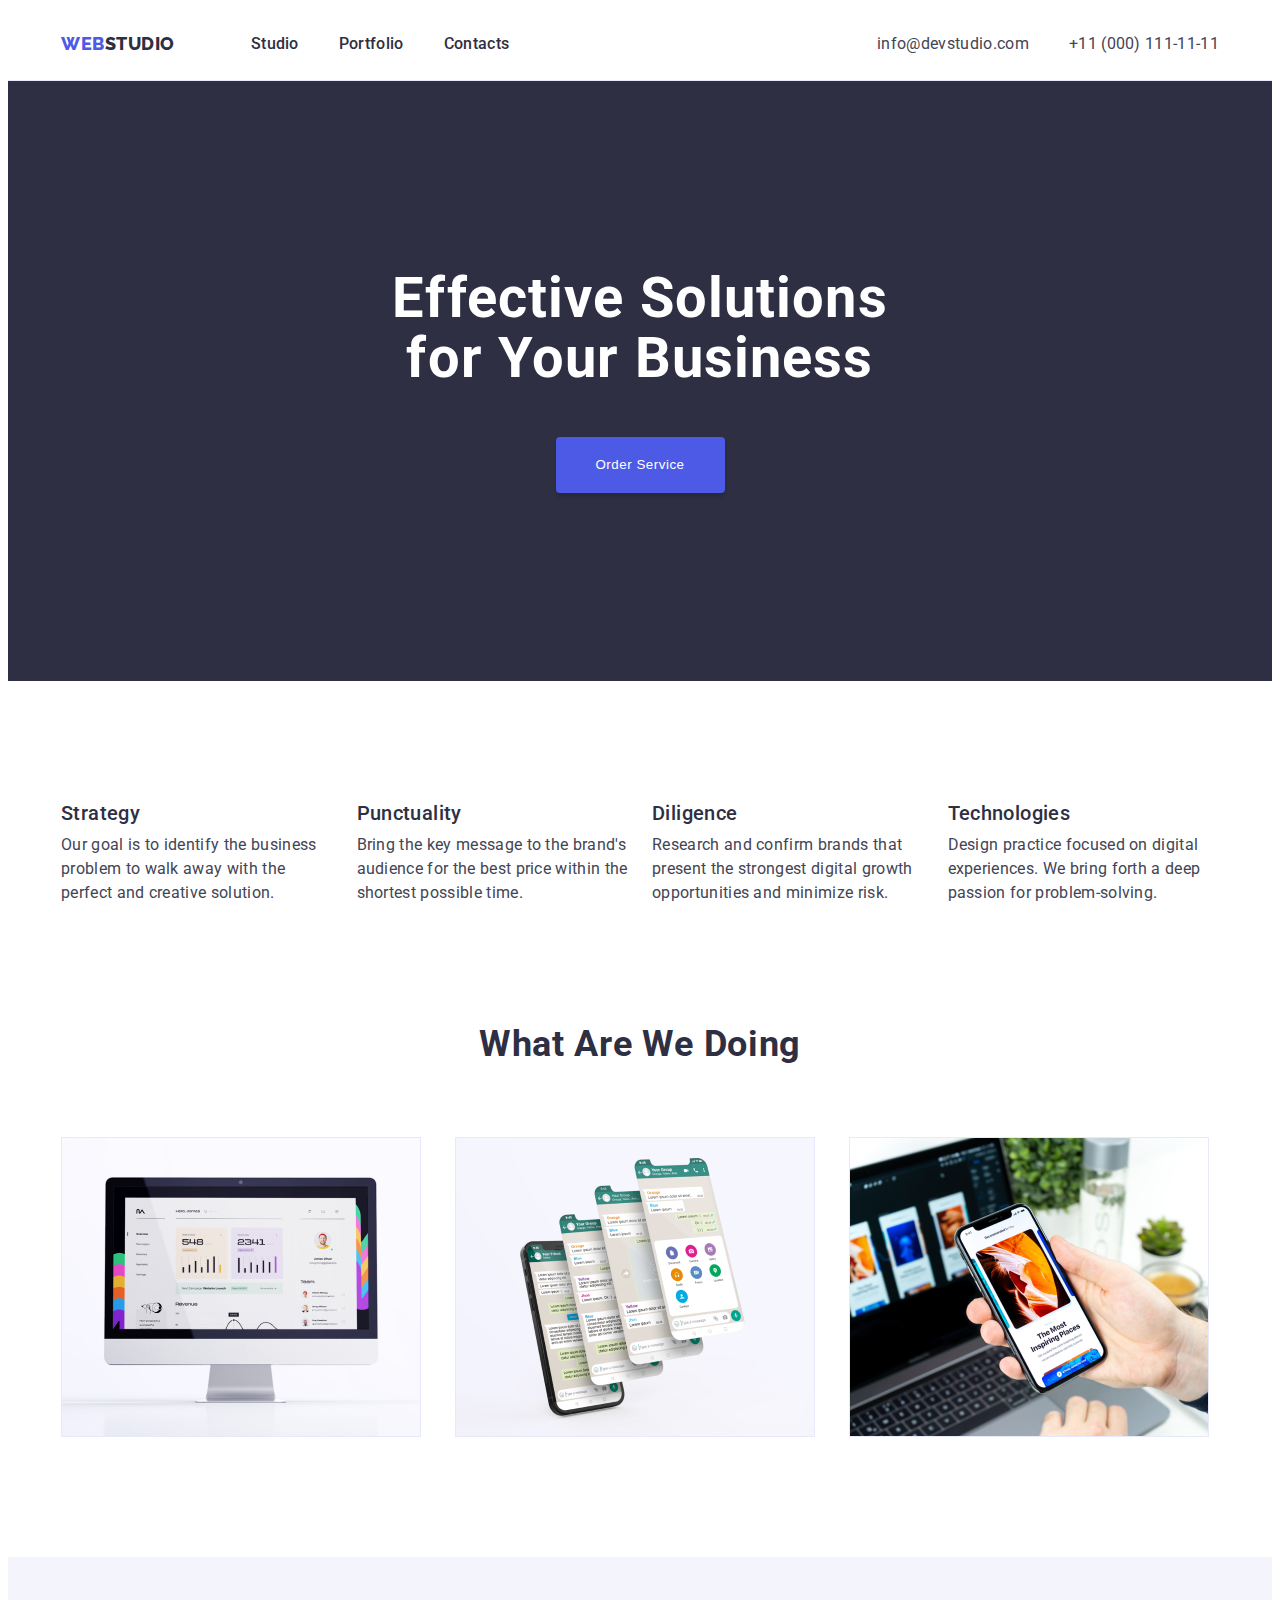
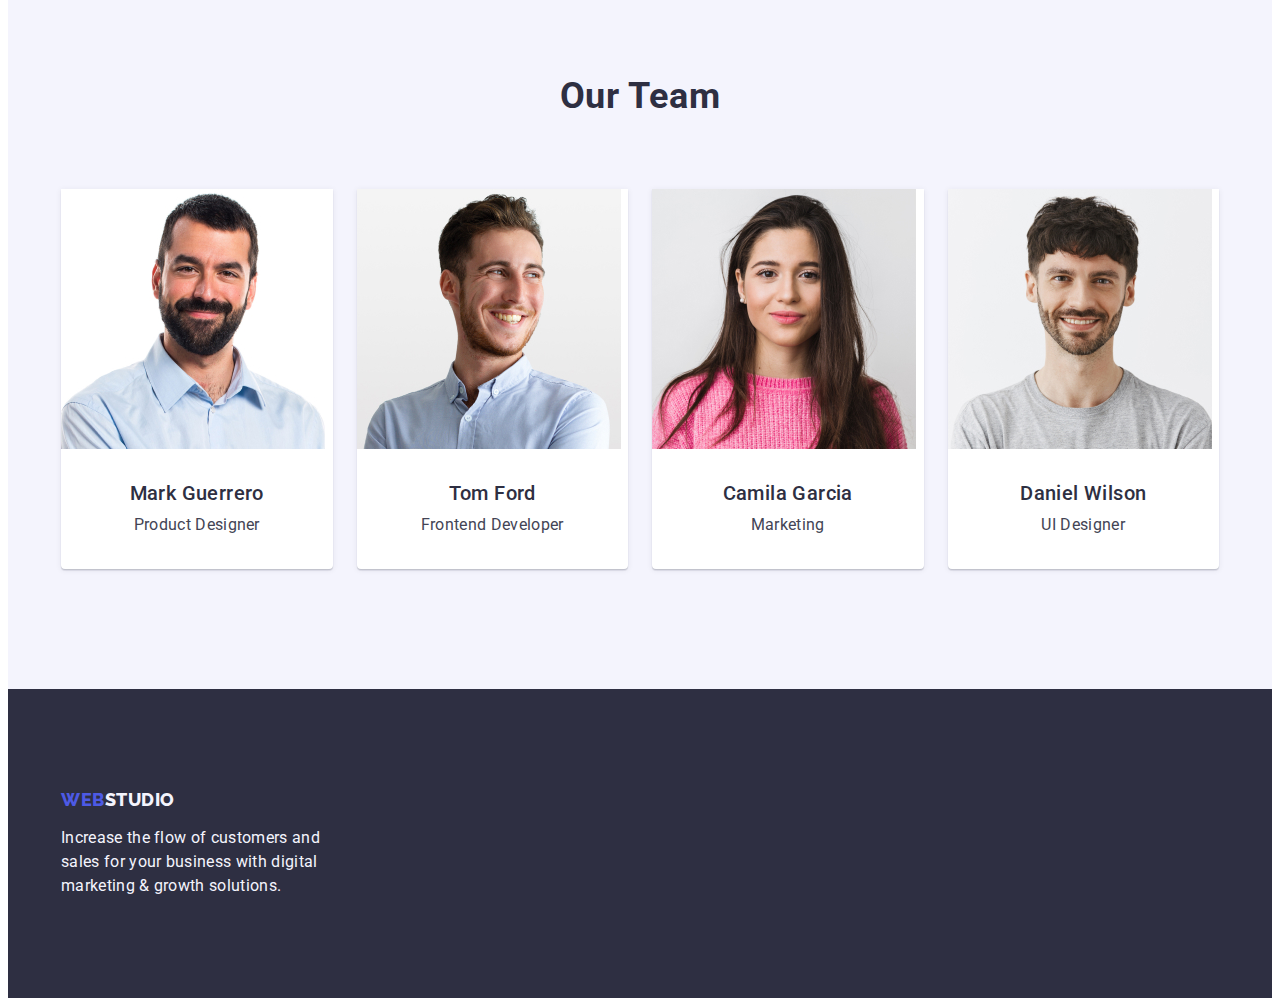
<file: index.html>
<!DOCTYPE html>
<html lang="en">
  <head>
    <meta charset="UTF-8" />
    <meta http-equiv="X-UA-Compatible" content="IE=edge" />
    <meta name="viewport" content="width=device-width, initial-scale=1.0" />
    <link rel="preconnect" href="https://fonts.googleapis.com" />
    <link rel="preconnect" href="https://fonts.gstatic.com" crossorigin />
    <link
      href="https://fonts.googleapis.com/css2?family=Raleway:wght@800&family=Roboto:wght@400;500;700;900&display=swap"
      rel="stylesheet"
    />
    <link
      rel="stylesheet"
      href="https://cdnjs.cloudflare.com/ajax/libs/modern-normalize/1.1.0/modern-normalize.min.css"
      integrity="sha512-wpPYUAdjBVSE4KJnH1VR1HeZfpl1ub8YT/NKx4PuQ5NmX2tKuGu6U/JRp5y+Y8XG2tV+wKQpNHVUX03MfMFn9Q=="
      crossorigin="anonymous"
      referrerpolicy="no-referrer"
    />

    <link rel="stylesheet" href="./css/styles.css" />
    <title>WebStudio</title>
  </head>
  <body>
    <!-- navigation on pages -->
    <header class="header-page ">
      <div class="header-container container">
      <nav class="header-navigation ">
        <a href="./index.html" class="logo link"
          >Web<span class="logo-header-light">Studio</span></a
        >
        <ul class="site-menu header-container list">
          <li class="site-menu-item">
            <a class="site-menu-link link" href="./index.html">Studio</a>
          </li>
          <li class="site-menu-item">
            <a class="site-menu-link link" href="./portfolio.html">Portfolio</a>
          </li>
          <li class="site-menu-item">
            <a class="site-menu-link link" href="./contacts.html">Contacts</a>
          </li>
        </ul>
      </nav>
      <address class="contact">
        <ul class="contact-list list">
          <li class="contact-item">
            <a class="contact-link link" href="mailto:info@devstudio.com">info@devstudio.com</a>
          </li>
          <li class="contact-item">
            <a class="contact-link link" href="tel:+110001111111">+11 (000) 111-11-11</a>
          </li>
        </ul>
      </address>
    </div>
    </header>
    <!-- Main section -->
    <main>
      <!-- section-one -->
      <section class="hero">
        <div class="container">
          <h1 class="hero-title title">Effective Solutions for Your Business</h1>
          <button class="modal-open-button" type="button">Order Service</button>
        </div>
      </section>
      <!-- section-two -->
      <section class="our-goal-sec">
        <div class="container">
          <h2 class="visually-hidden">Our goal</h2>
          <ul class="our-goal-list list">
            <li class="our-goal-item">
              <h3 class="our-goal-title">Strategy</h3>
              <p class="our-goal-dscr">
                Our goal is to identify the business problem to walk away with the perfect and
                creative solution.
              </p>
            </li>
            <li class="our-goal-item">
              <h3 class="our-goal-title">Punctuality</h3>
              <p class="our-goal-dscr">
                Bring the key message to the brand's audience for the best price within the shortest
                possible time.
              </p>
            </li>

            <li class="our-goal-item">
              <h3 class="our-goal-title">Diligence</h3>
              <p class="our-goal-dscr">
                Research and confirm brands that present the strongest digital growth opportunities
                and minimize risk.
              </p>
            </li>
            <li class="our-goal-item">
              <h3 class="our-goal-title">Technologies</h3>
              <p class="our-goal-dscr">
                Design practice focused on digital experiences. We bring forth a deep passion for
                problem-solving.
              </p>
            </li>
          </ul>
        </div>
      </section>

      <!-- What are we doing -->
      <section class="we-doing">
        <div class="container">
          <h2 class="we-doing-title">What are we doing</h2>
          <ul class="we-doing-list list">
            <li class="we-doing-item">
              <img src="./images/imac.jpg" alt="desctop" width="360" height="300" />
            </li>
            <li class="we-doing-item">
              <img src="./images/iphone.jpg" alt="phone" width="360" height="300" />
            </li>
            <li class="we-doing-item">
              <img src="./images/inhand.jpg" alt="phone_in_hand" width="360" height="300" />
            </li>
          </ul>
        </div>
      </section>
      <!-- Our team -->
      <section class="our-team">
        <div class="container">
          <h2 class="our-team-title">Our Team</h2>
          <ul class="our-team-list list">
            <li class="our-team-item">
              <img src="./images/mark.jpg" alt="man_mark" width="264" height="260" />
              <div class="our-team-container">
                <h3 class="our-team-members">Mark Guerrero</h3>
                <p class="our-team-desc">Product Designer</p>
              </div>
            </li>

            <li class="our-team-item">
              <img src="./images/ford.jpg" alt="man_tom" width="264" height="260" />
              <div class="our-team-container">
                <h3 class="our-team-members">Tom Ford</h3>
                <p class="our-team-desc">Frontend Developer</p>
              </div>
            </li>

            <li class="our-team-item">
              <img src="./images/camila.jpg" alt="woman_camila" width="264" height="260" />
              <div class="our-team-container">
                <h3 class="our-team-members">Camila Garcia</h3>
                <p class="our-team-desc">Marketing</p>
              </div>
            </li>

            <li class="our-team-item">
              <img src="./images/wilson.jpg" alt="man_daniel" width="264" height="260" />
              <div class="our-team-container">
                <h3 class="our-team-members">Daniel Wilson</h3>
                <p class="our-team-desc">UI Designer</p>
              </div>
            </li>
          </ul>
        </div>
      </section>
    </main>
    <!-- Footer -->
    <footer class="footer">
      <div class="container">
      <a class="footer-link logo link" href="./index.html" >Web<span class="logo-footer-dark">Studio</span></a>
      <p class="footer-dscr">
        Increase the flow of customers and sales for your business with digital marketing & growth
        solutions.
      </p>
    </div>
    </footer>
  </body>
</html>
</file>
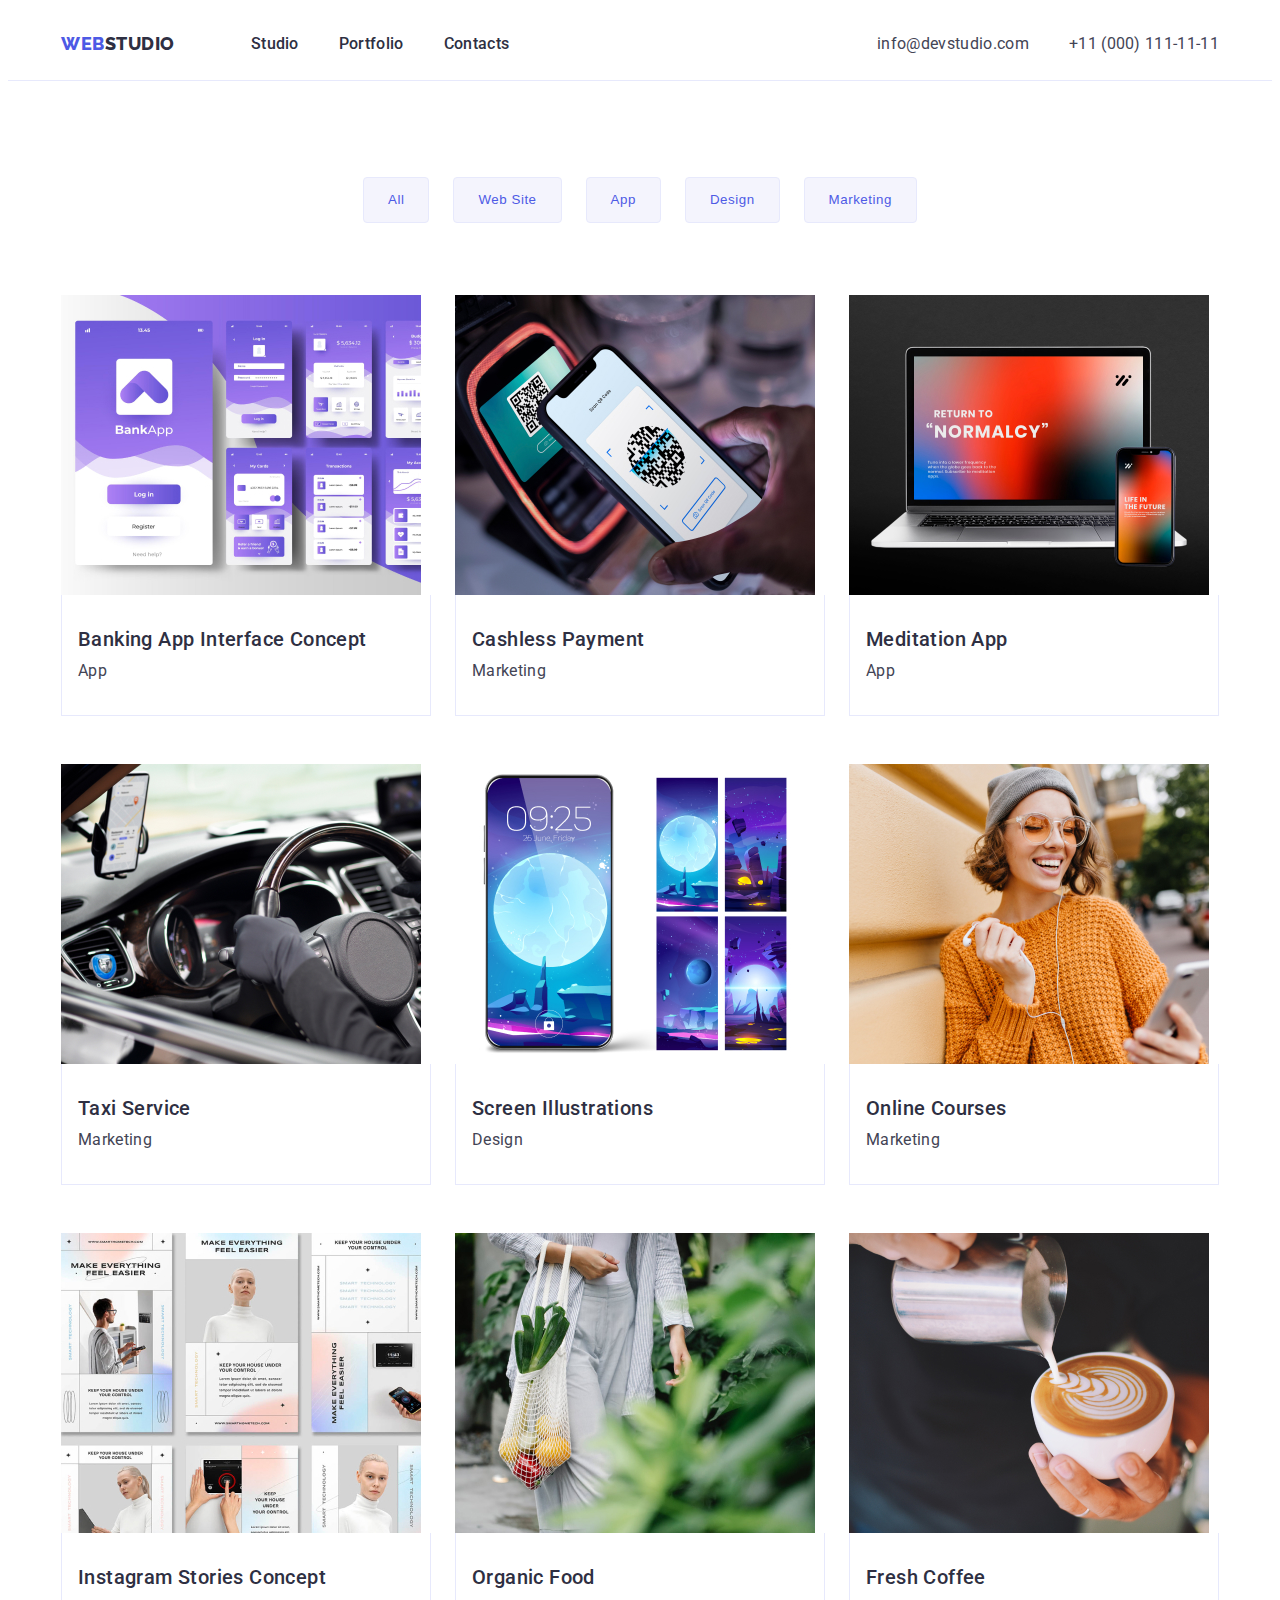
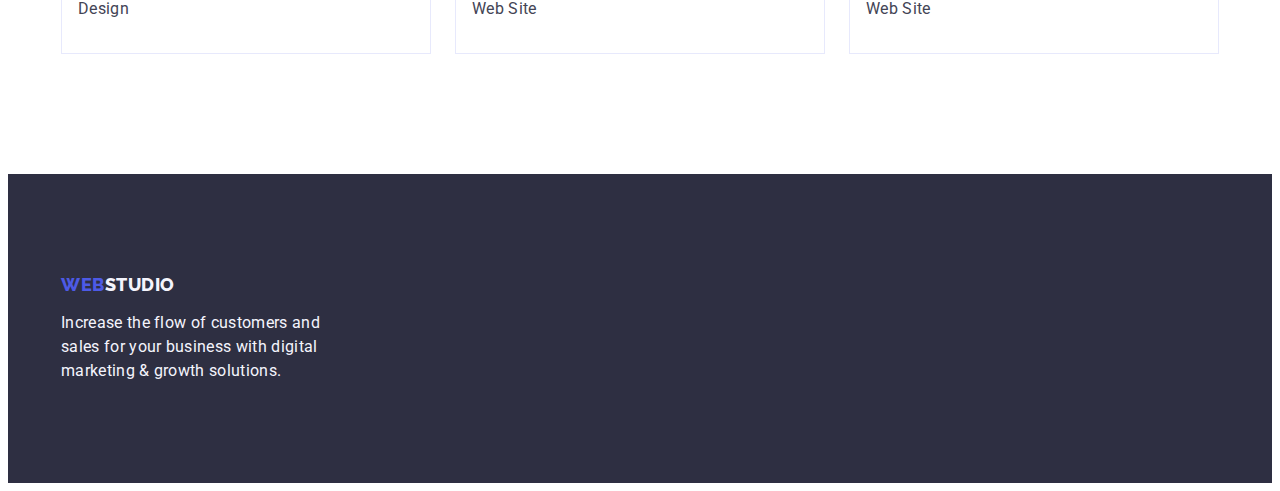
<file: portfolio.html>
<!DOCTYPE html>
<html lang="en">
  <head>
    <meta charset="UTF-8" />
    <meta http-equiv="X-UA-Compatible" content="IE=edge" />
    <meta name="viewport" content="width=device-width, initial-scale=1.0" />
    <link rel="preconnect" href="https://fonts.googleapis.com" />
    <link rel="preconnect" href="https://fonts.gstatic.com" crossorigin />
    <link
      href="https://fonts.googleapis.com/css2?family=Raleway:wght@800&family=Roboto:wght@400;500;700;900&display=swap"
      rel="stylesheet"
    />
    <link rel="stylesheet" href="https://cdnjs.cloudflare.com/ajax/libs/modern-normalize/1.1.0/modern-normalize.min.css" integrity="sha512-wpPYUAdjBVSE4KJnH1VR1HeZfpl1ub8YT/NKx4PuQ5NmX2tKuGu6U/JRp5y+Y8XG2tV+wKQpNHVUX03MfMFn9Q==" crossorigin="anonymous" referrerpolicy="no-referrer" />
    
    <link rel="stylesheet" href="./css/styles.css" />
    <title>WebStudio</title>
  </head>
  <body>
    <!-- navigation on pages -->
    <header class="header-page ">
      <div class="header-container container">
      <nav class="header-navigation ">
        <a href="./index.html" class="logo link"
          >Web<span class="logo-header-light">Studio</span></a
        >
        <ul class="site-menu header-container list">
          <li class="site-menu-item">
            <a class="site-menu-link link" href="./index.html">Studio</a>
          </li>
          <li class="site-menu-item">
            <a class="site-menu-link link" href="./portfolio.html">Portfolio</a>
          </li>
          <li class="site-menu-item">
            <a class="site-menu-link link" href="./contacts.html">Contacts</a>
          </li>
        </ul>
      </nav>
      <address class="contact">
        <ul class="contact-list list">
          <li class="contact-item">
            <a class="contact-link link" href="mailto:info@devstudio.com">info@devstudio.com</a>
          </li>
          <li class="contact-item">
            <a class="contact-link link" href="tel:+110001111111">+11 (000) 111-11-11</a>
          </li>
        </ul>
      </address>
    </div>
    </header>
    <!-- Main menu -->
    <main>
      <section class="main-section">
        <div class="container">
        <h1 class="main-section-filter filter-menu" hidden>Filter Buttons</h1>
        <ul class="filter-btn-list list">
          <li class="filter-btn-item">
            <button class="filter-but button" type="button">All</button>
          </li>
          <li class="filter-btn-item">
            <button class="filter-but button" type="button">Web Site</button>
          </li>
          <li class="filter-btn-item">
            <button class="filter-but button" type="button">App</button>
          </li>
          <li class="filter-btn-item">
            <button class="filter-but button" type="button">Design</button>
          </li>
          <li class="filter-btn-item">
            <button class="filter-but button" type="button">Marketing</button>
          </li>
        </ul>

        <ul class="portfolio-list list">
          <li class="portfolio-item">
            <a class="portfolio-links link" href=""
              ><img
                src="./images/banking_app_interface_concept.jpg"
                alt="banking_app_interface_concept"
                width="360"
                height="300"/>
                 <div class="portfilio-container">
              <h2 class="portfolio-title">Banking App Interface Concept</h2>
              <p class="portfolio-dscr">App</p>
            </div>
            </a>
          </li>

          <li class="portfolio-item">
            <a class="portfolio-links link" href=""
              ><img
                src="./images/cashless_payment.jpg"
                alt="cashless_payment"
                width="360"
                height="300"
              /> <div class="portfilio-container">
              <h2 class="portfolio-title">Cashless Payment</h2>
              <p class="portfolio-dscr">Marketing</p></div></a
            >
          </li>

          <li class="portfolio-item">
            <a class="portfolio-links link" href=""
              ><img
                src="./images/meditaion_app.jpg"
                alt="Meditation App"
                width="360"
                height="300"
              /> <div class="portfilio-container">
              <h2 class="portfolio-title">Meditation App</h2>
              <p class="portfolio-dscr">App</p></div></a
            >
          </li>

          <!-- section thre -->

          <li class="portfolio-item">
            <a class="portfolio-links link" href=""
              ><img src="./images/taxi_service.jpg" alt="taxi_service" width="360" height="300" /> <div class="portfilio-container">
              <h2 class="portfolio-title">Taxi Service</h2>
              <p class="portfolio-dscr">Marketing</p></div></a
            >
          </li>

          <li class="portfolio-item">
            <a class="portfolio-links link" href=""
              ><img
                src="./images/screen_illustrations.jpg"
                alt="screen_illustrations"
                width="360"
                height="300"
              /> <div class="portfilio-container">
              <h2 class="portfolio-title">Screen Illustrations</h2>
              <p class="portfolio-dscr">Design</p></div></a
            >
          </li>

          <li class="portfolio-item">
            <a class="portfolio-links link" href=""
              ><img
                src="./images/online_courses.jpg"
                alt="online_courses"
                width="360"
                height="300"
              /> <div class="portfilio-container">

              <h2 class="portfolio-title">Online Courses</h2>
              <p class="portfolio-dscr">Marketing</p></div></a
            >
          </li>

          <li class="portfolio-item">
            <a class="portfolio-links link" href=""
              ><img
                src="./images/instagram_stories_concept.jpg"
                alt="instagram_stories_concept"
                width="360"
                height="300"
              />
<div class="portfilio-container">
              <h2 class="portfolio-title">Instagram Stories Concept</h2>
              <p class="portfolio-dscr">Design</p></div></a
            >
          </li>

          <li class="portfolio-item">
            <a class="portfolio-links link" href=""
              ><img src="./images/organic_food.jpg" alt="organic_food" width="360" height="300" /> <div class="portfilio-container">
              <h2 class="portfolio-title">Organic Food</h2>
              <p class="portfolio-dscr">Web Site</p></div></a
            >
          </li>

          <li class="portfolio-item">
            <a class="portfolio-links link" href=""
              ><img src="./images/fresh_coffee.jpg" alt="fresh_coffee" width="360" height="300" /> <div class="portfilio-container">

              <h2 class="portfolio-title">Fresh Coffee</h2>
              <p class="portfolio-dscr">Web Site</p></div></a
            >
          </li>
        </ul>
      </div>
      </section>
    </main>
    <!-- Footer -->
    <footer class="footer">
      <div class="container">
      <a href="./index.html" class="logo footer-link link">Web<span class="logo-footer-dark">Studio</span></a>
      <p class="footer-dscr">
        Increase the flow of customers and sales for your business with digital marketing & growth
        solutions.
      </p>
    </div>
    </footer>
  </body>
</html>
</file>
<file: css/styles.css>
body {
  font-family: 'Roboto', sans-serif;
  color: #434455;
  font-size: 16px;
  background-color: #ffffff;
}
/* defolts-settings */
.list {
  list-style: none;
}

.link {
  text-decoration: none;
}
button {
  cursor: pointer;
}

h1,
h2,
h3,
h4,
h5,
h6,
p {
  margin-top: 0;
  margin-bottom: 0;
}
ul,
li {
  margin-top: 0;
  margin-bottom: 0;
  padding-left: 0;
}
img {
  display: block;
}

/* colors */
:root {
  --background-dark: #2e2f42;
  --background-light: #f4f4fd;
  --background-white: #ffffff;
  --primary-btn: #4d5ae5;
  --pressed-btn: #404bbf;
  --title-color: #2e2f42;
  --descr-color: #434455;
}
/* header */

.container {
  width: 1158px;
  margin-left: auto;
  margin-right: auto;
  padding-left: 15px;
  padding-right: 15px;
}

.header-container {
  display: flex;
  align-items: center;
}

.header-page {
  border-bottom: 1px solid #e7e9fc;
}

.header-navigation {
  display: flex;
  align-items: center;
}

.site-menu {
  display: flex;
  gap: 40px;
}
.site-menu-item {
  padding: 24px 0;
}
.site-menu-link {
  padding: 24px 0 24px;
}

.contact-list {
  display: flex;
  gap: 40px;
}

.logo {
  margin-right: 76px;
  font-family: 'Raleway', sans-serif;
  font-weight: 800;
  font-size: 18px;
  line-height: 1.17;
  letter-spacing: 0.03em;
  text-transform: uppercase;
  color: #4d5ae5;
}
.logo-header-light {
  color: #2e2f42;
}

/* main-content */

.logo-footer-dark {
  color: #f4f4fd;
}
.site-menu-link {
  font-weight: 500;
  font-size: 16px;
  line-height: 1.5;
  letter-spacing: 0.02em;
  color: #2e2f42;
}

.site-menu-link:hover,
.site-menu-link:focus {
  color: var(--pressed-btn);
}
.menu-link:hover,
.menu-link:focus {
  color: var(--pressed-btn);
}

.button {
  background-color: var(--background-light);
}

.site-menu {
  font-weight: 500;
  font-size: 16px;
  line-height: 1.5;
  letter-spacing: 0.02em;
  color: var(--descr-color) #434455;
}

.site-menu-link {
  color: #2e2f42;
}

/* contacts */

.contact {
  margin-left: auto;
  font-style: normal;
  line-height: 1.5;
  letter-spacing: 0.02em;
}

.contact-link {
  color: #434455;
}

.contact-link:hover,
.contact-link:focus {
  color: var(--pressed-btn);
}
.contact:hover,
.contact:focus {
  color: var(--pressed-btn);
}

/* Main-content */

.hero {
  padding: 188px 0;
  background: #2e2f42;
}

.hero-title {
  margin-left: auto;
  margin-right: auto;
  max-width: 496px;
  margin-bottom: 48px;
  font-size: 56px;
  line-height: 1.07;
  text-align: center;
  letter-spacing: 0.02em;
  color: #ffffff;
}

/* modal */

.modal-open-button {
  display: block;
  margin-left: auto;
  margin-right: auto;
  border-radius: 4px;
  border: none;
  min-height: 56px;
  min-width: 169px;
  font-weight: 500;
  line-height: 1.5;
  letter-spacing: 0.04em;
  color: #ffffff;
  background-color: var(--primary-btn);
  box-shadow: 0px 4px 4px rgba(0, 0, 0, 0.15);
}

.modal-open-button:hover,
.modal-open-button:focus {
  background-color: #404bbf;
}

/* section-two_our-goal */

.our-goal-sec {
  padding: 120px 0;
}
.visually-hidden {
  position: absolute;
  height: 1px;
  width: 1px;
  overflow: hidden;
}
.our-goal-list {
  display: flex;
  gap: 24px;
}

.our-goal-item {
  width: calc((100% - 72px) / 4);
}

.our-goal-title {
  margin-bottom: 8px;
  font-weight: 500;
  font-size: 20px;
  line-height: 1.2;
  letter-spacing: 0.02em;
  color: #2e2f42;
}
.our-goal-dscr {
  font-size: 16px;
  line-height: 1.5;
  letter-spacing: 0.02em;
  color: #434455;
}
/* section-three_we-doing */

.we-doing {
  padding-bottom: 120px;
}

.we-doing-list {
  display: flex;
  gap: 24px;
}

.we-doing-item {
  width: calc((100% - 48px) / 3);
}

.we-doing-title {
  margin-bottom: 72px;
  font-size: 36px;
  line-height: 1.11;
  text-align: center;
  letter-spacing: 0.02em;
  text-transform: capitalize;
  color: #2e2f42;
}

/* forth-section_our-team  */

.our-team-container {
  padding: 32px 16px;
}

.our-team {
  background: #f4f4fd;
  padding: 120px 0;
}

.our-team-item {
  flex-basis: calc((100% - 72px) / 4);
  background-color: var(--background-white);
  box-shadow: 0px 1px 6px rgba(46, 47, 66, 0.08), 0px 1px 1px rgba(46, 47, 66, 0.16),
    0px 2px 1px rgba(46, 47, 66, 0.08);
  border-radius: 0px 0px 4px 4px;
}

.our-team-staff {
  padding: 32px 16px;
}

.our-team-title {
  margin-bottom: 72px;
  font-weight: 700;
  font-size: 36px;
  line-height: 1.11;
  text-align: center;
  letter-spacing: 0.02em;
  text-transform: capitalize;
  color: var(--title-color);
}
.our-team-list {
  gap: 24px;
  display: flex;
}
.our-team-members {
  margin-bottom: 8px;
  text-align: center;
  font-weight: 500;
  font-size: 20px;
  line-height: 1.2;
  letter-spacing: 0.02em;
  color: #2e2f42;
}

.our-team-desc {
  text-align: center;
  font-size: 16px;
  line-height: 1.5;
  letter-spacing: 0.02em;
  color: #434455;
}

/* footer */

.footer-dscr {
  width: 264px;
  font-size: 16px;
  line-height: 1.5;
  letter-spacing: 0.02em;
  color: #f4f4fd;
}
.footer {
  display: flex;
  padding: 100px 0;
  background: #2e2f42;
}
.footer-link {
  display: inline-block;
  margin-bottom: 16px;
}

/* portfolio */

.main-section {
  padding: 96px 0 120px;
}

/* portfolio-buttons */

.filter-btn-list {
  display: flex;
  justify-content: center;
  gap: 24px;
  margin-bottom: 72px;
}

.filter-menu {
  margin-left: auto;
}

.filter-but:hover,
.filter-but:focus {
  border: 1px solid transparent;
  color: #ffffff;
  background-color: #404bbf;
}
.filter-but {
  border-radius: 4px;
  border: 1px solid #e7e9fc;
  padding: 12px 24px;
  font-weight: 500;
  line-height: 1.5;
  letter-spacing: 0.04em;
  color: #4d5ae5;
}

.portfilio-container {
  padding: 32px 16px;
  border: 1px solid #e7e9fc;
  border-top: none;
}

.portfolio-list {
  display: flex;
  flex-wrap: wrap;
  column-gap: 24px;
  row-gap: 48px;
}

.portfolio-item {
  width: calc((100% - 48px) / 3);
}

.applications {
  padding: 32px 16px;
  border: 1px solid #e7e9fc;
  border-top: none;
}

.portfolio-title {
  margin-bottom: 8px;
  font-weight: 500;
  font-size: 20px;
  line-height: 1.2;
  letter-spacing: 0.02em;
  color: #2e2f42;
}
.portfolio-dscr {
  font-size: 16px;
  line-height: 1.5;
  letter-spacing: 0.02em;
  color: #434455;
}

/* delete-me-after */
.delete-me-after {
  
  margin-right: auto;
  margin-left: auto;
}
</file>
